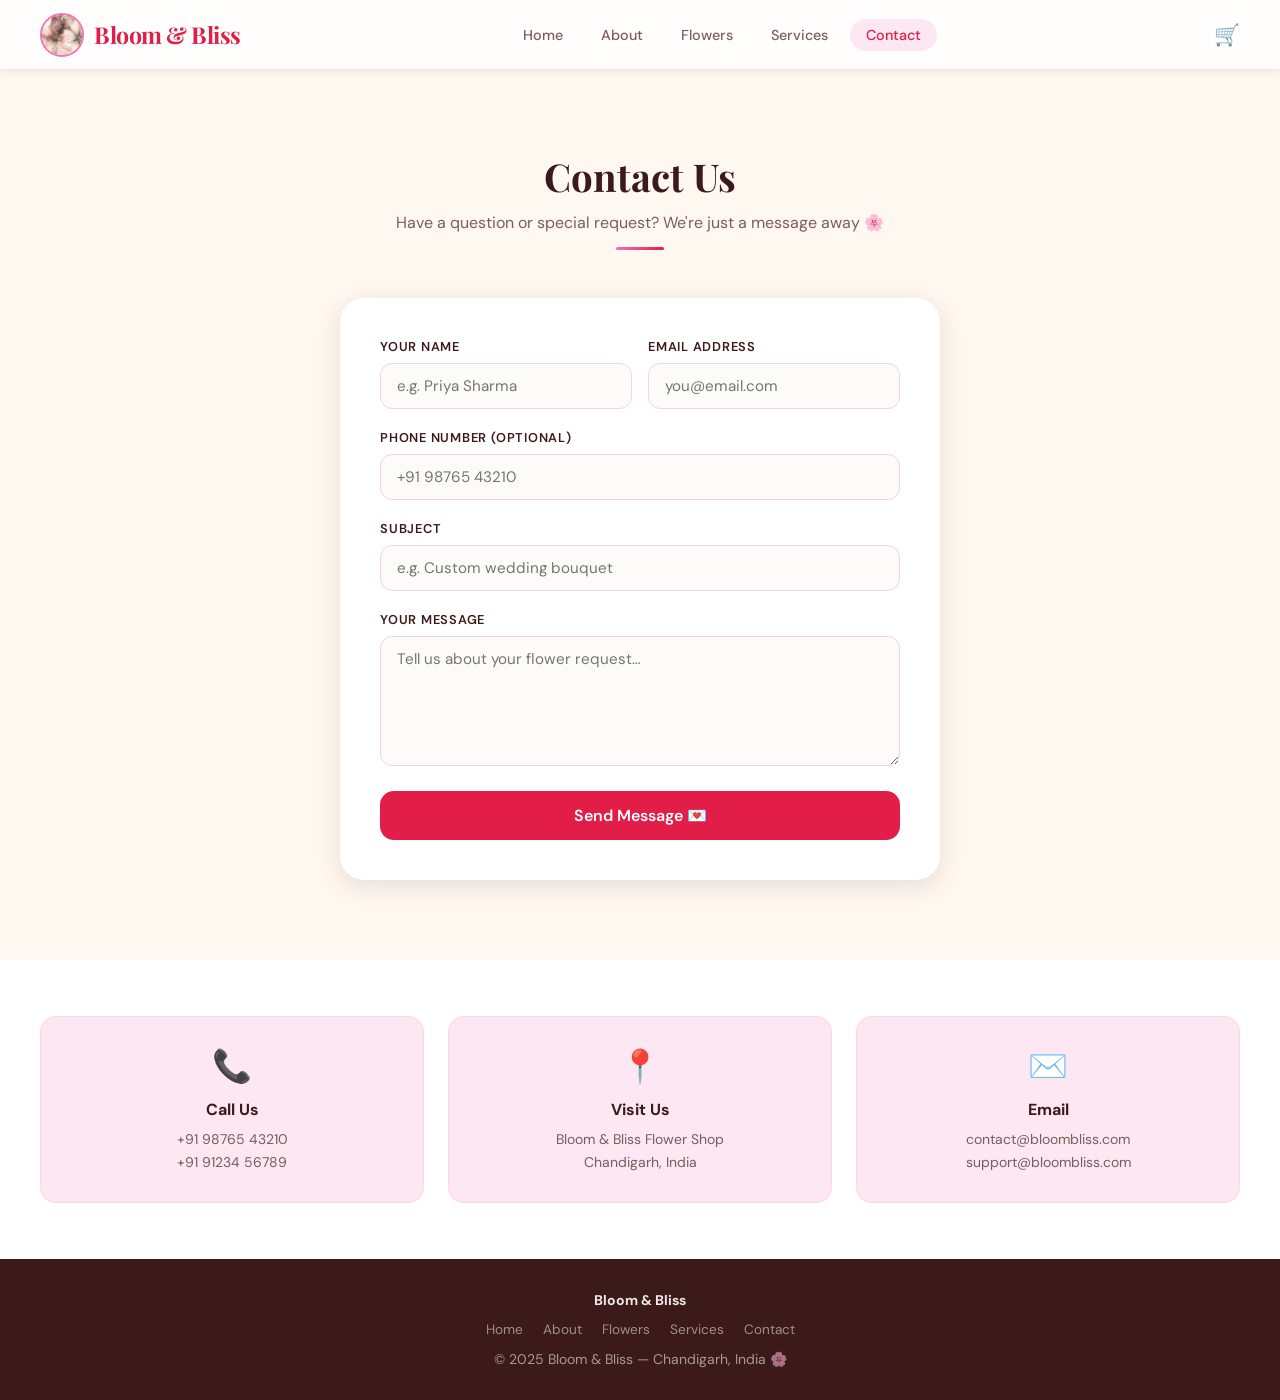
<file: contact.html>
<!DOCTYPE html>
<html lang="en">
<head>
    <meta charset="UTF-8">
    <meta name="viewport" content="width=device-width, initial-scale=1.0">
    <title>Contact Us | Bloom &amp; Bliss</title>
    <link rel="stylesheet" href="style.css">
</head>
<body>

<!-- ── NAVBAR ── -->
<header class="navbar">
    <div class="logo">
        <img src="logo.jpg" alt="Logo">
        <h1>Bloom &amp; Bliss</h1>
    </div>
    <nav>
        <a href="index.html">Home</a>
        <a href="about.html">About</a>
        <a href="products.html">Flowers</a>
        <a href="services.html">Services</a>
        <a href="contact.html">Contact</a>
    </nav>
    <div style="display:flex;align-items:center;gap:8px">
        <div class="cart-icon" title="Cart">🛒<span class="cart-count">0</span></div>
        <button class="hamburger" aria-label="Menu"><span></span><span></span><span></span></button>
    </div>
    </header>
    <div class="mobile-menu">
    <a href="index.html">Home</a>
    <a href="about.html">About</a>
    <a href="products.html">Flowers</a>
    <a href="services.html">Services</a>
    <a href="contact.html">Contact</a>
    </div>

    <!-- ── CONTACT SECTION ── -->
    <section class="contact-main">

    <div class="section-head fade-in">
        <h2>Contact Us</h2>
        <p>Have a question or special request? We're just a message away 🌸</p>
        <span class="section-line"></span>
    </div>

    <form class="contact-form-modern fade-in" novalidate>

        <div class="form-row">
        <div class="form-group">
            <label for="name">Your Name</label>
            <input id="name" type="text" placeholder="e.g. Priya Sharma" required>
        </div>
        <div class="form-group">
            <label for="email">Email Address</label>
            <input id="email" type="email" placeholder="you@email.com" required>
        </div>
        </div>

        <div class="form-group">
        <label for="phone">Phone Number (optional)</label>
        <input id="phone" type="tel" placeholder="+91 98765 43210">
        </div>

        <div class="form-group">
        <label for="subject">Subject</label>
        <input id="subject" type="text" placeholder="e.g. Custom wedding bouquet" required>
        </div>

        <div class="form-group">
        <label for="message">Your Message</label>
        <textarea id="message" placeholder="Tell us about your flower request…" required></textarea>
        </div>

        <button type="submit">Send Message 💌</button>
    </form>

    </section>

    <!-- ── CONTACT INFO STRIP ── -->
    <section class="contact-info-strip">

    <div class="info-card fade-in">
        <span>📞</span>
        <h3>Call Us</h3>
        <p>+91 98765 43210<br>+91 91234 56789</p>
    </div>

    <div class="info-card fade-in">
        <span>📍</span>
        <h3>Visit Us</h3>
        <p>Bloom &amp; Bliss Flower Shop<br>Chandigarh, India</p>
    </div>

    <div class="info-card fade-in">
        <span>✉️</span>
        <h3>Email</h3>
        <p>contact@bloombliss.com<br>support@bloombliss.com</p>
    </div>

    </section>

    <!-- ── FOOTER ── -->
    <footer>
    <div class="footer-inner">
        <strong>Bloom &amp; Bliss</strong>
        <div class="footer-links">
        <a href="index.html">Home</a>
        <a href="about.html">About</a>
        <a href="products.html">Flowers</a>
        <a href="services.html">Services</a>
        <a href="contact.html">Contact</a>
        </div>
        <p>© 2025 Bloom &amp; Bliss — Chandigarh, India 🌸</p>
    </div>
</footer>

<script src="script.js"></script>
</body>
</html>
</file>
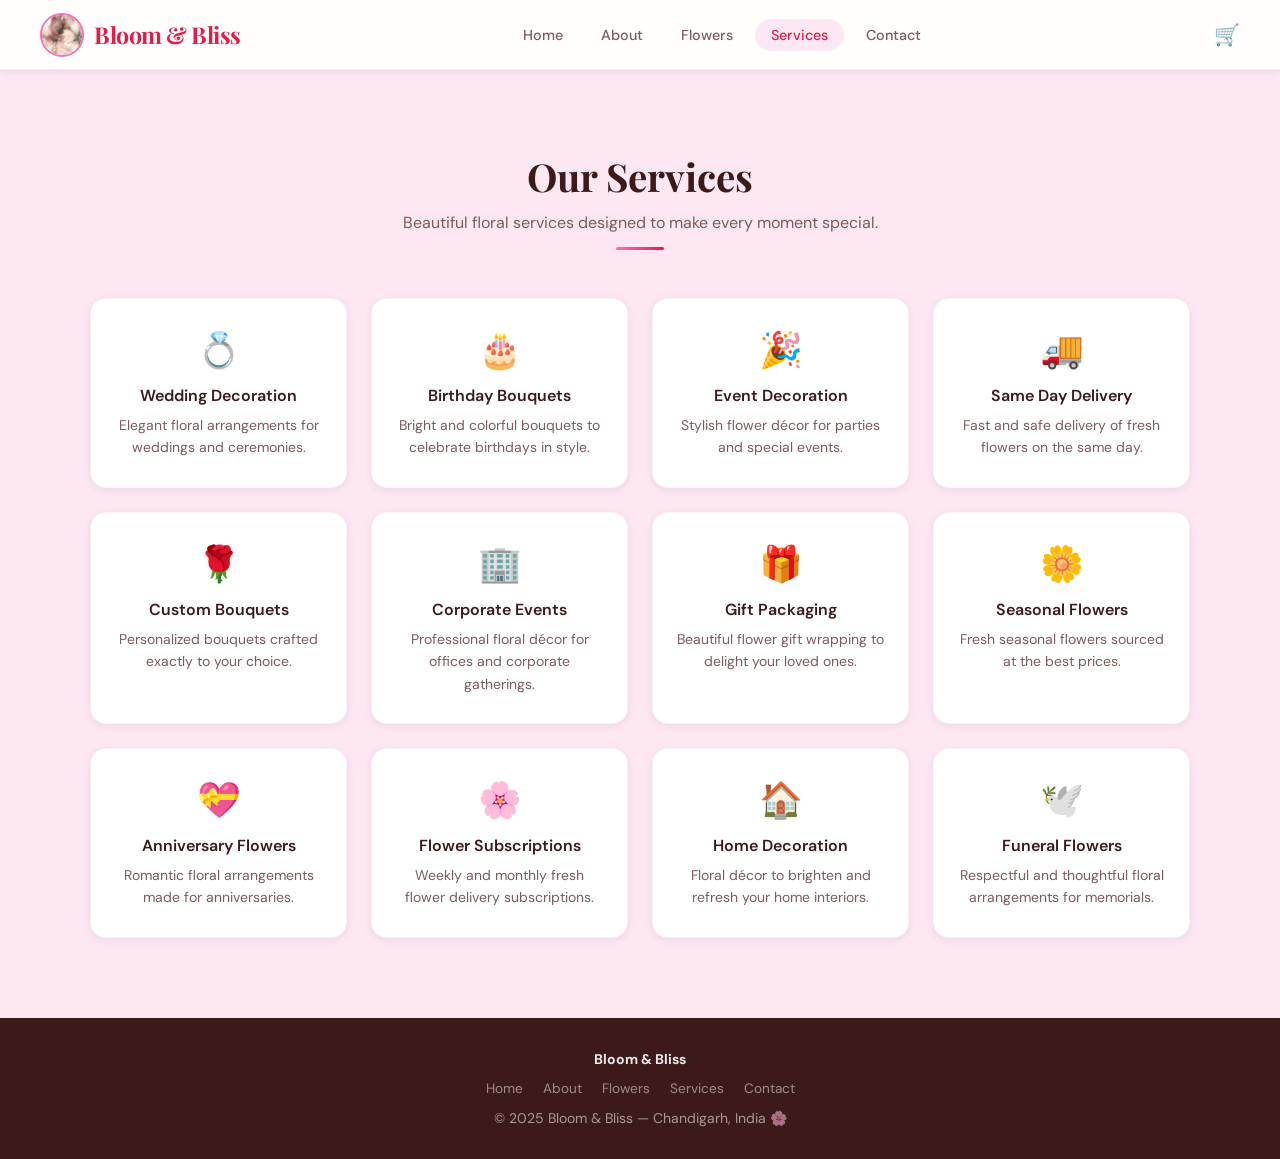
<file: services.html>
<!DOCTYPE html>
<html lang="en">
<head>
    <meta charset="UTF-8">
    <meta name="viewport" content="width=device-width, initial-scale=1.0">
    <title>Services | Bloom &amp; Bliss</title>
    <link rel="stylesheet" href="style.css">
</head>
<body>

<!-- ── NAVBAR ── -->
<header class="navbar">
    <div class="logo">
        <img src="logo.jpg" alt="Logo">
        <h1>Bloom &amp; Bliss</h1>
    </div>
    <nav>
        <a href="index.html">Home</a>
        <a href="about.html">About</a>
        <a href="products.html">Flowers</a>
        <a href="services.html">Services</a>
        <a href="contact.html">Contact</a>
    </nav>
    <div style="display:flex;align-items:center;gap:8px">
        <div class="cart-icon" title="Cart">🛒<span class="cart-count">0</span></div>
        <button class="hamburger" aria-label="Menu"><span></span><span></span><span></span></button>
    </div>
    </header>
    <div class="mobile-menu">
    <a href="index.html">Home</a>
    <a href="about.html">About</a>
    <a href="products.html">Flowers</a>
    <a href="services.html">Services</a>
    <a href="contact.html">Contact</a>
    </div>

    <!-- ── SERVICES SECTION ── -->
    <section class="services-section">

    <div class="section-head fade-in">
        <h2>Our Services</h2>
        <p>Beautiful floral services designed to make every moment special.</p>
        <span class="section-line"></span>
    </div>

    <div class="services-boxes">
        <div class="service-card fade-in">
        <span class="service-icon">💍</span>
        <h3>Wedding Decoration</h3>
        <p>Elegant floral arrangements for weddings and ceremonies.</p>
        </div>
        <div class="service-card fade-in">
        <span class="service-icon">🎂</span>
        <h3>Birthday Bouquets</h3>
        <p>Bright and colorful bouquets to celebrate birthdays in style.</p>
        </div>
        <div class="service-card fade-in">
        <span class="service-icon">🎉</span>
        <h3>Event Decoration</h3>
        <p>Stylish flower décor for parties and special events.</p>
        </div>
        <div class="service-card fade-in">
        <span class="service-icon">🚚</span>
        <h3>Same Day Delivery</h3>
        <p>Fast and safe delivery of fresh flowers on the same day.</p>
        </div>
        <div class="service-card fade-in">
        <span class="service-icon">🌹</span>
        <h3>Custom Bouquets</h3>
        <p>Personalized bouquets crafted exactly to your choice.</p>
        </div>
        <div class="service-card fade-in">
        <span class="service-icon">🏢</span>
        <h3>Corporate Events</h3>
        <p>Professional floral décor for offices and corporate gatherings.</p>
        </div>
        <div class="service-card fade-in">
        <span class="service-icon">🎁</span>
        <h3>Gift Packaging</h3>
        <p>Beautiful flower gift wrapping to delight your loved ones.</p>
        </div>
        <div class="service-card fade-in">
        <span class="service-icon">🌼</span>
        <h3>Seasonal Flowers</h3>
        <p>Fresh seasonal flowers sourced at the best prices.</p>
        </div>
        <div class="service-card fade-in">
        <span class="service-icon">💝</span>
        <h3>Anniversary Flowers</h3>
        <p>Romantic floral arrangements made for anniversaries.</p>
        </div>
        <div class="service-card fade-in">
        <span class="service-icon">🌸</span>
        <h3>Flower Subscriptions</h3>
        <p>Weekly and monthly fresh flower delivery subscriptions.</p>
        </div>
        <div class="service-card fade-in">
        <span class="service-icon">🏠</span>
        <h3>Home Decoration</h3>
        <p>Floral décor to brighten and refresh your home interiors.</p>
        </div>
        <div class="service-card fade-in">
        <span class="service-icon">🕊️</span>
        <h3>Funeral Flowers</h3>
        <p>Respectful and thoughtful floral arrangements for memorials.</p>
        </div>
    </div>

    </section>

    <!-- ── FOOTER ── -->
    <footer>
    <div class="footer-inner">
        <strong>Bloom &amp; Bliss</strong>
        <div class="footer-links">
        <a href="index.html">Home</a>
        <a href="about.html">About</a>
        <a href="products.html">Flowers</a>
        <a href="services.html">Services</a>
        <a href="contact.html">Contact</a>
        </div>
        <p>© 2025 Bloom &amp; Bliss — Chandigarh, India 🌸</p>
    </div>
</footer>

<script src="script.js"></script>
</body>
</html>
</file>
<file: style.css>
/* ─── FONTS ─────────────────────────────────────────── */
@import url('https://fonts.googleapis.com/css2?family=Playfair+Display:ital,wght@0,400;0,700;1,400&family=DM+Sans:wght@300;400;500;600&display=swap');

/* ─── VARIABLES ─────────────────────────────────────── */
:root {
    --pink:       #f472b6;
    --rose:       #e11d48;
    --blush:      #fce7f3;
    --cream:      #fff8f0;
    --bark:       #3d1a1a;
    --muted:      #7c5c5c;
    --white:      #ffffff;
    --shadow-sm:  0 2px 8px rgba(61,26,26,.08);
    --shadow-md:  0 6px 24px rgba(61,26,26,.12);
    --shadow-lg:  0 16px 48px rgba(61,26,26,.16);
    --radius:     16px;
    --nav-h:      70px;
    --transition: .28s cubic-bezier(.4,0,.2,1);
}

/* ─── RESET ─────────────────────────────────────────── */
*, *::before, *::after { margin:0; padding:0; box-sizing:border-box; }

html { scroll-behavior: smooth; }

body {
    font-family: 'DM Sans', sans-serif;
    background: var(--cream);
    color: var(--bark);
    display: flex;
    flex-direction: column;
    min-height: 100vh;
    overflow-x: hidden;
}

img { display: block; max-width: 100%; }
a  { text-decoration: none; color: inherit; }

/* ─── SCROLLBAR ──────────────────────────────────────── */
::-webkit-scrollbar { width: 6px; }
::-webkit-scrollbar-track { background: var(--blush); }
::-webkit-scrollbar-thumb { background: var(--pink); border-radius: 3px; }

/* ─── NAVBAR ─────────────────────────────────────────── */
.navbar {
    position: sticky;
    top: 0;
    z-index: 100;
    height: var(--nav-h);
    display: flex;
    align-items: center;
    justify-content: space-between;
    padding: 0 40px;
    background: rgba(255,255,255,.85);
    backdrop-filter: blur(16px);
    border-bottom: 1px solid rgba(244,114,182,.2);
    box-shadow: var(--shadow-sm);
    transition: background var(--transition);
}

.navbar.scrolled {
    background: rgba(255,255,255,.97);
}

.logo {
    display: flex;
    align-items: center;
    gap: 10px;
    cursor: pointer;
}

.logo img {
    width: 44px;
    height: 44px;
    border-radius: 50%;
    object-fit: cover;
    border: 2px solid var(--pink);
}

.logo h1 {
    font-family: 'Playfair Display', serif;
    font-size: 1.45rem;
    color: var(--rose);
    letter-spacing: -.02em;
}

nav {
    display: flex;
    align-items: center;
    gap: 6px;
}

nav a {
    font-size: .9rem;
    font-weight: 500;
    color: var(--muted);
    padding: 7px 16px;
    border-radius: 30px;
    transition: background var(--transition), color var(--transition);
}

nav a:hover,
nav a.active {
    background: var(--blush);
    color: var(--rose);
}

/* hamburger */
.hamburger {
    display: none;
    flex-direction: column;
    gap: 5px;
    cursor: pointer;
    padding: 6px;
    background: none;
    border: none;
}
.hamburger span {
    display: block;
    width: 24px;
    height: 2px;
    background: var(--bark);
    border-radius: 2px;
    transition: var(--transition);
}
.hamburger.open span:nth-child(1) { transform: translateY(7px) rotate(45deg); }
.hamburger.open span:nth-child(2) { opacity: 0; }
.hamburger.open span:nth-child(3) { transform: translateY(-7px) rotate(-45deg); }

.mobile-menu {
    display: none;
    position: fixed;
    top: var(--nav-h);
    left: 0; right: 0;
    background: white;
    padding: 20px;
    border-bottom: 1px solid var(--blush);
    box-shadow: var(--shadow-md);
    z-index: 99;
    flex-direction: column;
    gap: 4px;
}
.mobile-menu.open { display: flex; }
.mobile-menu a {
  padding: 12px 20px;
  border-radius: 12px;
  font-weight: 500;
  color: var(--muted);
  transition: background var(--transition), color var(--transition);
}
.mobile-menu a:hover { background: var(--blush); color: var(--rose); }

/* ─── HERO ───────────────────────────────────────────── */
.hero {
  position: relative;
  min-height: 520px;
  display: flex;
  flex-direction: column;
  align-items: center;
  justify-content: center;
  text-align: center;
  padding: 80px 24px;
  overflow: hidden;
  background: linear-gradient(135deg, #fce7f3 0%, #ffe4ec 40%, #fff0f5 100%);
}

.hero::before {
  content: '';
  position: absolute;
  inset: 0;
  background:
    radial-gradient(circle at 20% 50%, rgba(244,114,182,.25) 0%, transparent 50%),
    radial-gradient(circle at 80% 20%, rgba(251,207,232,.3) 0%, transparent 45%);
  pointer-events: none;
}

/* floating petals */
.petal {
  position: absolute;
  width: 14px;
  height: 14px;
  border-radius: 50% 0;
  opacity: .45;
  animation: fall linear infinite;
}

@keyframes fall {
  0%   { transform: translateY(-40px) rotate(0deg); opacity: .5; }
  100% { transform: translateY(110vh) rotate(360deg); opacity: 0; }
}

.hero-tag {
  display: inline-block;
  background: rgba(244,114,182,.15);
  color: var(--rose);
  font-size: .8rem;
  font-weight: 600;
  letter-spacing: .1em;
  text-transform: uppercase;
  padding: 6px 18px;
  border-radius: 30px;
  border: 1px solid rgba(244,114,182,.3);
  margin-bottom: 18px;
  animation: fadeUp .6s ease both;
}

.hero h2 {
  font-family: 'Playfair Display', serif;
  font-size: clamp(2.2rem, 5vw, 3.8rem);
  line-height: 1.15;
  color: var(--bark);
  margin-bottom: 16px;
  animation: fadeUp .7s ease .1s both;
}

.hero h2 em {
  color: var(--rose);
  font-style: italic;
}

.hero p {
  font-size: 1.1rem;
  color: var(--muted);
  max-width: 480px;
  margin: 0 auto 32px;
  animation: fadeUp .7s ease .2s both;
}

.hero-cta {
  display: flex;
  gap: 12px;
  flex-wrap: wrap;
  justify-content: center;
  animation: fadeUp .7s ease .3s both;
}

.btn-primary {
  background: var(--rose);
  color: white;
  padding: 13px 32px;
  border-radius: 30px;
  font-weight: 600;
  font-size: .95rem;
  border: none;
  cursor: pointer;
  transition: transform var(--transition), box-shadow var(--transition);
  box-shadow: 0 4px 16px rgba(225,29,72,.3);
}
.btn-primary:hover {
  transform: translateY(-3px);
  box-shadow: 0 8px 24px rgba(225,29,72,.4);
}

.btn-outline {
  background: transparent;
  color: var(--rose);
  padding: 12px 30px;
  border-radius: 30px;
  font-weight: 600;
  font-size: .95rem;
  border: 1.5px solid var(--rose);
  cursor: pointer;
  transition: background var(--transition), color var(--transition);
}
.btn-outline:hover {
  background: var(--rose);
  color: white;
}

/* ─── SECTION HEADINGS ───────────────────────────────── */
.section-head {
  text-align: center;
  margin-bottom: 48px;
}
.section-head h2 {
  font-family: 'Playfair Display', serif;
  font-size: clamp(1.8rem, 3vw, 2.6rem);
  color: var(--bark);
  margin-bottom: 10px;
}
.section-head p {
  color: var(--muted);
  font-size: 1rem;
  max-width: 500px;
  margin: 0 auto;
}
.section-line {
  display: block;
  width: 48px;
  height: 3px;
  background: linear-gradient(90deg, var(--pink), var(--rose));
  border-radius: 2px;
  margin: 14px auto 0;
}

/* ─── WHY CARDS ──────────────────────────────────────── */
.why-section { padding: 80px 40px; }

.why-box {
  display: grid;
  grid-template-columns: repeat(auto-fit, minmax(200px, 1fr));
  gap: 24px;
  max-width: 960px;
  margin: 0 auto;
}

.why-card {
  background: white;
  padding: 32px 24px;
  border-radius: var(--radius);
  text-align: center;
  box-shadow: var(--shadow-sm);
  border: 1px solid rgba(244,114,182,.12);
  transition: transform var(--transition), box-shadow var(--transition);
}

.why-card:hover {
  transform: translateY(-8px);
  box-shadow: var(--shadow-md);
}

.why-card img { width: 52px; margin: 0 auto 16px; }
.why-card h3 { font-size: 1rem; font-weight: 600; margin-bottom: 6px; }
.why-card p  { font-size: .875rem; color: var(--muted); }

/* ─── GALLERY ────────────────────────────────────────── */
.gallery-section { padding: 80px 40px; background: var(--blush); }

.gallery-box {
  display: grid;
  grid-template-columns: repeat(auto-fit, minmax(220px, 1fr));
  gap: 20px;
  max-width: 1000px;
  margin: 0 auto;
}

.gallery-box div {
  position: relative;
  overflow: hidden;
  border-radius: var(--radius);
  cursor: pointer;
}

.gallery-box img {
  width: 100%;
  aspect-ratio: 3 / 4;
  object-fit: cover;
  transition: transform .5s ease;
}

.gallery-box div:hover img { transform: scale(1.07); }

.gallery-label {
  position: absolute;
  bottom: 0; left: 0; right: 0;
  padding: 18px 16px 14px;
  background: linear-gradient(transparent, rgba(61,26,26,.65));
  color: white;
  font-weight: 600;
  font-size: .95rem;
  letter-spacing: .02em;
  text-align: center;
}

/* ─── PRODUCTS ───────────────────────────────────────── */
.products-section { padding: 80px 40px; }

.products-grid {
  display: grid;
  grid-template-columns: repeat(auto-fill, minmax(240px, 1fr));
  gap: 28px;
  max-width: 1100px;
  margin: 0 auto;
}

.card {
  background: white;
  border-radius: var(--radius);
  overflow: hidden;
  box-shadow: var(--shadow-sm);
  border: 1px solid rgba(244,114,182,.1);
  transition: transform var(--transition), box-shadow var(--transition);
  position: relative;
}

.card:hover {
  transform: translateY(-6px);
  box-shadow: var(--shadow-md);
}

.card-badge {
  position: absolute;
  top: 12px;
  left: 12px;
  background: var(--rose);
  color: white;
  font-size: .7rem;
  font-weight: 700;
  text-transform: uppercase;
  letter-spacing: .06em;
  padding: 4px 10px;
  border-radius: 20px;
}

.card img {
  width: 100%;
  aspect-ratio: 1 / 1;
  object-fit: cover;
  transition: transform .5s ease;
}
.card:hover img { transform: scale(1.05); }

.card-body {
  padding: 18px 20px;
  display: flex;
  align-items: center;
  justify-content: space-between;
}

.card-body h3 { font-size: .95rem; font-weight: 600; }
.card-body .price { 
  font-family: 'Playfair Display', serif;
  font-size: 1.05rem;
  color: var(--rose);
  font-weight: 700;
}

.card-footer {
  padding: 0 20px 18px;
  display: flex;
  gap: 10px;
}

.btn-add {
  flex: 1;
  background: var(--rose);
  color: white;
  border: none;
  padding: 9px 0;
  border-radius: 10px;
  font-size: .875rem;
  font-weight: 600;
  cursor: pointer;
  transition: opacity var(--transition);
}
.btn-add:hover { opacity: .88; }

.btn-wish {
  width: 38px;
  height: 38px;
  border-radius: 10px;
  border: 1.5px solid #f3d0da;
  background: none;
  cursor: pointer;
  display: flex;
  align-items: center;
  justify-content: center;
  font-size: 1.05rem;
  transition: background var(--transition), border-color var(--transition);
}
.btn-wish:hover, .btn-wish.active {
  background: #fff0f4;
  border-color: var(--rose);
}

/* cart toast */
.cart-toast {
  position: fixed;
  bottom: 30px;
  right: 30px;
  background: var(--bark);
  color: white;
  padding: 14px 24px;
  border-radius: 12px;
  font-size: .9rem;
  font-weight: 500;
  box-shadow: var(--shadow-lg);
  transform: translateY(80px);
  opacity: 0;
  transition: all .35s cubic-bezier(.34,1.56,.64,1);
  z-index: 999;
}
.cart-toast.show {
  transform: translateY(0);
  opacity: 1;
}

/* cart icon in navbar */
.cart-icon {
  position: relative;
  cursor: pointer;
  font-size: 1.3rem;
  margin-left: 10px;
  transition: transform var(--transition);
}
.cart-icon:hover { transform: scale(1.15); }

.cart-count {
  position: absolute;
  top: -6px;
  right: -8px;
  background: var(--rose);
  color: white;
  width: 18px;
  height: 18px;
  border-radius: 50%;
  font-size: .65rem;
  font-weight: 700;
  display: flex;
  align-items: center;
  justify-content: center;
  display: none;
}
.cart-count.visible { display: flex; }

/* ─── ABOUT ──────────────────────────────────────────── */
.about-section { padding: 80px 40px; }

.about-intro {
  max-width: 680px;
  margin: 0 auto 56px;
  text-align: center;
  color: var(--muted);
  font-size: 1.05rem;
  line-height: 1.75;
}

.about-main {
  display: grid;
  grid-template-columns: repeat(auto-fit, minmax(220px, 1fr));
  gap: 20px;
  max-width: 900px;
  margin: 0 auto 48px;
}

.about-main > div {
  overflow: hidden;
  border-radius: var(--radius);
  position: relative;
  cursor: pointer;
}

.about-main img {
  width: 100%;
  aspect-ratio: 3 / 4;
  object-fit: cover;
  transition: transform .5s ease;
}
.about-main > div:hover img { transform: scale(1.06); }

.about-main .gallery-label {
  position: absolute;
  bottom: 0; left: 0; right: 0;
}

.about-side-text {
  text-align: center;
  color: var(--muted);
  max-width: 600px;
  margin: 0 auto 48px;
  line-height: 1.7;
}

.about-boxes {
  display: grid;
  grid-template-columns: repeat(auto-fit, minmax(220px, 1fr));
  gap: 24px;
  max-width: 900px;
  margin: 0 auto;
}

.about-card {
  background: white;
  padding: 28px 24px;
  border-radius: var(--radius);
  box-shadow: var(--shadow-sm);
  border: 1px solid rgba(244,114,182,.12);
  font-size: .95rem;
  line-height: 1.65;
  color: var(--muted);
}
.about-card strong { display: block; color: var(--bark); font-size: 1rem; margin-bottom: 6px; }

/* ─── SERVICES ───────────────────────────────────────── */
.services-section { padding: 80px 40px; background: var(--blush); }

.services-text {
  text-align: center;
  color: var(--muted);
  max-width: 520px;
  margin: -24px auto 48px;
}

.services-boxes {
  display: grid;
  grid-template-columns: repeat(auto-fill, minmax(240px, 1fr));
  gap: 24px;
  max-width: 1100px;
  margin: 0 auto;
}

.service-card {
  background: white;
  padding: 28px 24px;
  border-radius: var(--radius);
  box-shadow: var(--shadow-sm);
  border: 1px solid rgba(244,114,182,.1);
  transition: transform var(--transition), box-shadow var(--transition);
  text-align: center;
}
.service-card:hover {
  transform: translateY(-6px);
  box-shadow: var(--shadow-md);
}

.service-icon {
  font-size: 2.2rem;
  margin-bottom: 12px;
  display: block;
}

.service-card h3 { font-size: 1rem; font-weight: 600; margin-bottom: 8px; }
.service-card p  { font-size: .875rem; color: var(--muted); line-height: 1.6; }

/* ─── CONTACT ────────────────────────────────────────── */
.contact-main {
  flex: 1;
  padding: 80px 40px;
  text-align: center;
}

.contact-subtext {
  color: var(--muted);
  max-width: 480px;
  margin: 12px auto 40px;
  font-size: 1.05rem;
}

.contact-form-modern {
  background: white;
  max-width: 600px;
  margin: 0 auto;
  padding: 40px;
  border-radius: 24px;
  box-shadow: var(--shadow-md);
  text-align: left;
}

.form-row {
  display: grid;
  grid-template-columns: 1fr 1fr;
  gap: 16px;
}

.form-group {
  margin-bottom: 20px;
}

.form-group label {
  display: block;
  font-size: .8rem;
  font-weight: 600;
  color: var(--bark);
  text-transform: uppercase;
  letter-spacing: .06em;
  margin-bottom: 8px;
}

.contact-form-modern input,
.contact-form-modern textarea,
.contact-form-modern select {
  width: 100%;
  padding: 12px 16px;
  border: 1.5px solid #f0d5e0;
  border-radius: 12px;
  font-family: 'DM Sans', sans-serif;
  font-size: .95rem;
  color: var(--bark);
  background: #fdfafa;
  outline: none;
  transition: border-color var(--transition), box-shadow var(--transition);
  resize: vertical;
}

.contact-form-modern input:focus,
.contact-form-modern textarea:focus {
  border-color: var(--pink);
  box-shadow: 0 0 0 4px rgba(244,114,182,.12);
  background: white;
}

.contact-form-modern textarea { min-height: 130px; }

.contact-form-modern button {
  width: 100%;
  background: var(--rose);
  color: white;
  border: none;
  padding: 14px;
  border-radius: 14px;
  font-family: 'DM Sans', sans-serif;
  font-size: 1rem;
  font-weight: 600;
  cursor: pointer;
  transition: opacity var(--transition), transform var(--transition);
}
.contact-form-modern button:hover {
  opacity: .9;
  transform: translateY(-2px);
}

.form-success {
  display: none;
  text-align: center;
  padding: 24px;
  color: #16a34a;
  font-weight: 600;
  font-size: 1.05rem;
}
.form-success span { font-size: 2rem; display: block; margin-bottom: 8px; }

.contact-info-strip {
  display: grid;
  grid-template-columns: repeat(auto-fit, minmax(220px, 1fr));
  background: white;
  padding: 56px 40px;
  gap: 24px;
}

.info-card {
  text-align: center;
  padding: 28px 20px;
  border-radius: var(--radius);
  background: var(--blush);
  border: 1px solid rgba(244,114,182,.15);
}
.info-card > span { font-size: 2rem; display: block; margin-bottom: 12px; }
.info-card h3 { font-size: 1rem; font-weight: 700; margin-bottom: 8px; }
.info-card p { font-size: .875rem; color: var(--muted); line-height: 1.65; }

/* ─── FOOTER ─────────────────────────────────────────── */
footer {
  background: var(--bark);
  color: rgba(255,255,255,.55);
  padding: 32px 40px;
  text-align: center;
  margin-top: auto;
  font-size: .875rem;
}

footer strong { color: rgba(255,255,255,.9); }

.footer-inner {
  display: flex;
  flex-direction: column;
  align-items: center;
  gap: 12px;
}

.footer-links {
  display: flex;
  gap: 20px;
  flex-wrap: wrap;
  justify-content: center;
}

.footer-links a {
  color: rgba(255,255,255,.5);
  transition: color var(--transition);
  font-size: .85rem;
}
.footer-links a:hover { color: var(--pink); }

/* ─── ANIMATIONS ─────────────────────────────────────── */
@keyframes fadeUp {
  from { opacity: 0; transform: translateY(22px); }
  to   { opacity: 1; transform: translateY(0); }
}

.fade-in {
  opacity: 0;
  transform: translateY(28px);
  transition: opacity .6s ease, transform .6s ease;
}
.fade-in.visible {
  opacity: 1;
  transform: translateY(0);
}

/* ─── RESPONSIVE ─────────────────────────────────────── */
@media (max-width: 768px) {
  .navbar { padding: 0 20px; }
  nav { display: none; }
  .hamburger { display: flex; }

  .why-section,
  .gallery-section,
  .products-section,
  .about-section,
  .services-section,
  .contact-main,
  .contact-info-strip { padding: 56px 20px; }

  .contact-form-modern { padding: 28px 20px; }
  .form-row { grid-template-columns: 1fr; }

  .hero { min-height: 400px; padding: 60px 20px; }

  footer { padding: 24px 20px; }
}

@media (max-width: 480px) {
  .hero-cta { flex-direction: column; align-items: center; }
  .btn-primary, .btn-outline { width: 80%; }
}
/* ─── CART DRAWER ─────────────────────────────────── */
#cart-overlay {
  display: none;
  position: fixed;
  inset: 0;
  background: rgba(0,0,0,0.45);
  z-index: 200;
}
#cart-overlay.active { display: block; }

#cart-drawer {
  position: fixed;
  top: 0;
  right: -420px;
  width: 380px;
  max-width: 100vw;
  height: 100vh;
  background: white;
  z-index: 201;
  display: flex;
  flex-direction: column;
  box-shadow: -4px 0 32px rgba(0,0,0,0.15);
  transition: right 0.35s cubic-bezier(.4,0,.2,1);
}
#cart-drawer.active { right: 0; }

.cart-header {
  display: flex;
  align-items: center;
  justify-content: space-between;
  padding: 20px 24px;
  border-bottom: 1px solid #fce7f3;
  background: #fff8f0;
}
.cart-header h2 { font-size: 1.1rem; font-weight: 700; color: #3d1a1a; }

#cart-close {
  background: none;
  border: none;
  font-size: 1.2rem;
  cursor: pointer;
  color: #7c5c5c;
  padding: 4px 8px;
  border-radius: 8px;
  transition: background 0.2s;
}
#cart-close:hover { background: #fce7f3; }

.cart-body {
  flex: 1;
  overflow-y: auto;
  padding: 16px 24px;
}

.cart-empty {
  text-align: center;
  color: #7c5c5c;
  padding: 40px 0;
  font-size: 1rem;
}

.cart-item {
  padding: 14px 0;
  border-bottom: 1px solid #fce7f3;
}
.cart-item:last-child { border-bottom: none; }

.cart-item-name {
  font-weight: 600;
  font-size: 0.95rem;
  color: #3d1a1a;
  margin-bottom: 8px;
}

.cart-item-row {
  display: flex;
  align-items: center;
  gap: 12px;
}

.cart-qty-controls {
  display: flex;
  align-items: center;
  gap: 8px;
  background: #fff0f4;
  border-radius: 8px;
  padding: 4px 8px;
}

.qty-btn {
  background: none;
  border: none;
  font-size: 1.1rem;
  cursor: pointer;
  color: #e11d48;
  font-weight: 700;
  width: 24px;
  height: 24px;
  display: flex;
  align-items: center;
  justify-content: center;
  border-radius: 4px;
  transition: background 0.2s;
}
.qty-btn:hover { background: #fce7f3; }

.qty-num {
  min-width: 20px;
  text-align: center;
  font-weight: 600;
  font-size: 0.9rem;
  color: #3d1a1a;
}

.cart-item-price {
  font-weight: 700;
  color: #e11d48;
  font-size: 0.95rem;
  margin-left: auto;
}

.cart-remove {
  background: none;
  border: none;
  cursor: pointer;
  font-size: 1rem;
  opacity: 0.5;
  transition: opacity 0.2s;
  padding: 4px;
}
.cart-remove:hover { opacity: 1; }

.cart-footer {
  padding: 16px 24px 24px;
  border-top: 1px solid #fce7f3;
  background: #fff8f0;
}

.cart-total {
  font-size: 1.05rem;
  font-weight: 600;
  color: #3d1a1a;
  margin-bottom: 14px;
  text-align: right;
}

#cart-total-amount {
  color: #e11d48;
  font-size: 1.15rem;
}

.cart-checkout-btn {
  width: 100%;
  background: #e11d48;
  color: white;
  border: none;
  padding: 14px;
  border-radius: 12px;
  font-size: 1rem;
  font-weight: 600;
  cursor: pointer;
  transition: opacity 0.2s, transform 0.2s;
}
.cart-checkout-btn:hover {
  opacity: 0.9;
  transform: translateY(-2px);
}

/* toast (already in CSS but ensure it's here) */
.cart-toast {
  position: fixed;
  bottom: 30px;
  left: 50%;
  transform: translateX(-50%) translateY(80px);
  background: #3d1a1a;
  color: white;
  padding: 12px 24px;
  border-radius: 30px;
  font-size: 0.9rem;
  font-weight: 500;
  box-shadow: 0 8px 24px rgba(0,0,0,0.2);
  opacity: 0;
  transition: all 0.35s cubic-bezier(.34,1.56,.64,1);
  z-index: 999;
  white-space: nowrap;
}
.cart-toast.show {
  transform: translateX(-50%) translateY(0);
  opacity: 1;
}
</file>
